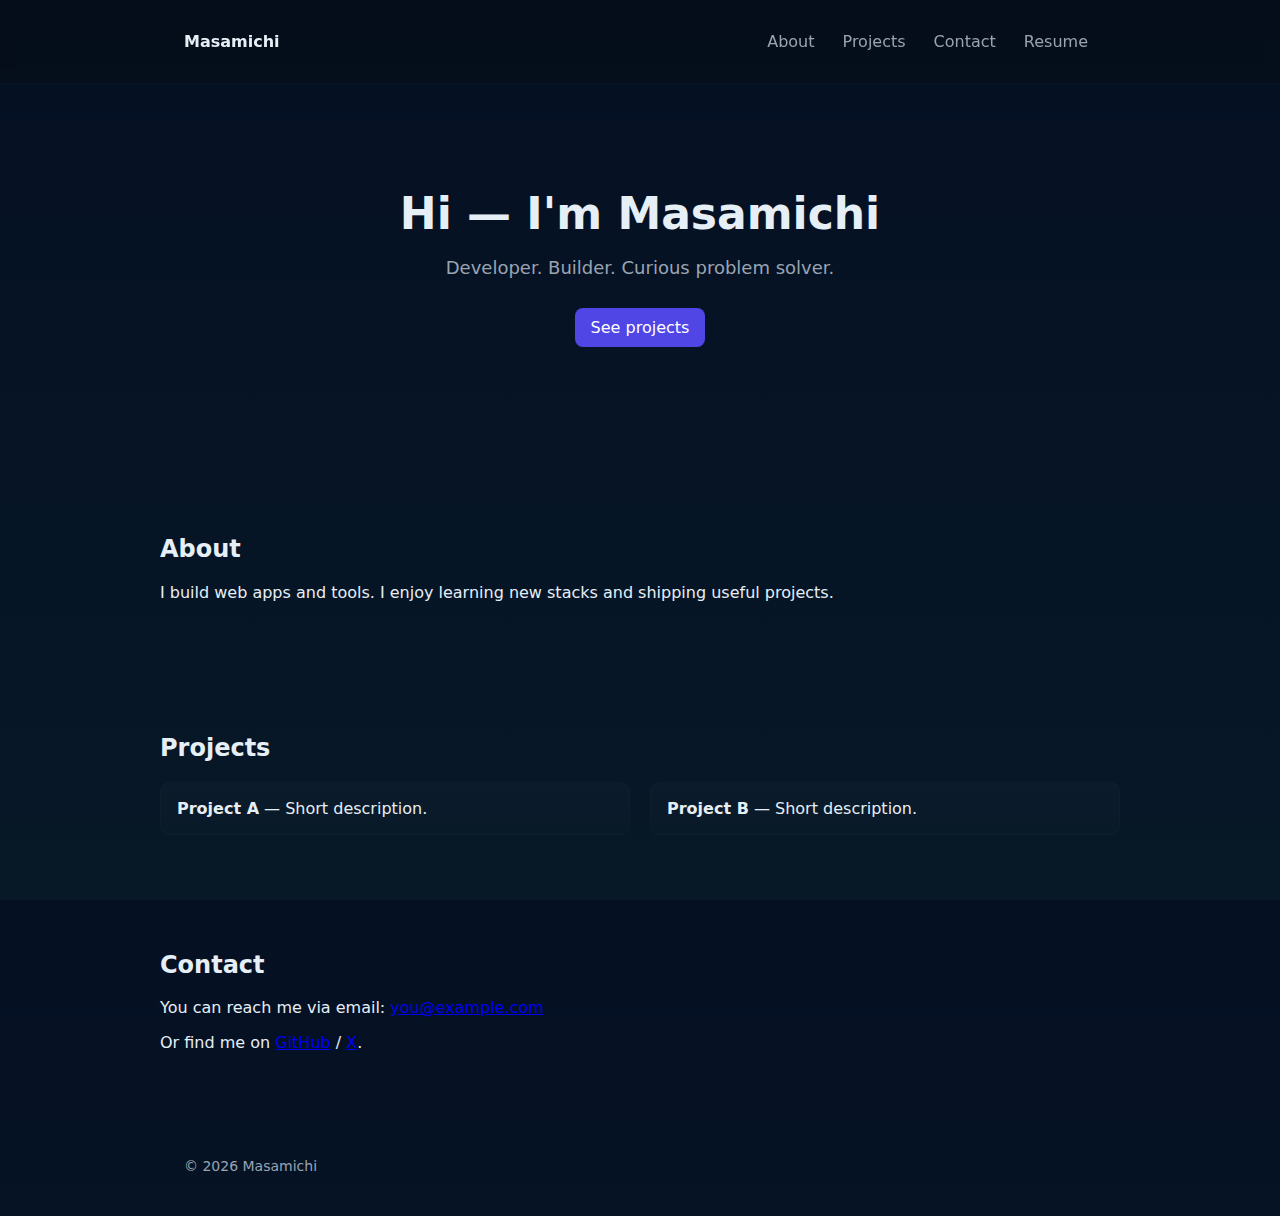
<file: index.html>
<!doctype html>
<html lang="en">
  <head>
    <meta charset="utf-8" />
    <meta name="viewport" content="width=device-width,initial-scale=1" />
    <title>Personal site — Masamichi</title>
    <meta name="description" content="Personal website for Masamichi" />
    <link rel="stylesheet" href="css/styles.css">
  </head>
  <body>
    <header class="site-header">
      <div class="container">
        <a class="brand" href="#">Masamichi</a>
        <button id="nav-toggle" class="nav-toggle" aria-label="Toggle menu">☰</button>
        <nav id="nav" class="nav">
          <a href="#about">About</a>
          <a href="#projects">Projects</a>
          <a href="#contact">Contact</a>
          <a href="resume.html">Resume</a>
        </nav>
      </div>
    </header>

    <main>
      <section class="hero">
        <div class="container">
          <h1>Hi — I'm Masamichi</h1>
          <p class="lead">Developer. Builder. Curious problem solver.</p>
          <p class="cta"><a class="btn" href="#projects">See projects</a></p>
        </div>
      </section>

      <section id="about" class="section container">
        <h2>About</h2>
        <p>I build web apps and tools. I enjoy learning new stacks and shipping useful projects.</p>
      </section>

      <section id="projects" class="section container">
        <h2>Projects</h2>
        <ul class="projects">
          <li>
            <strong>Project A</strong> — Short description.
          </li>
          <li>
            <strong>Project B</strong> — Short description.
          </li>
        </ul>
      </section>

      <section id="contact" class="section container">
        <h2>Contact</h2>
        <p>You can reach me via email: <a href="mailto:you@example.com">you@example.com</a></p>
        <p>Or find me on <a href="#">GitHub</a> / <a href="#">X</a>.</p>
      </section>
    </main>

    <footer class="site-footer">
      <div class="container">© <span id="year"></span> Masamichi</div>
    </footer>

    <script src="js/script.js" defer></script>
  </body>
</html>
</file>
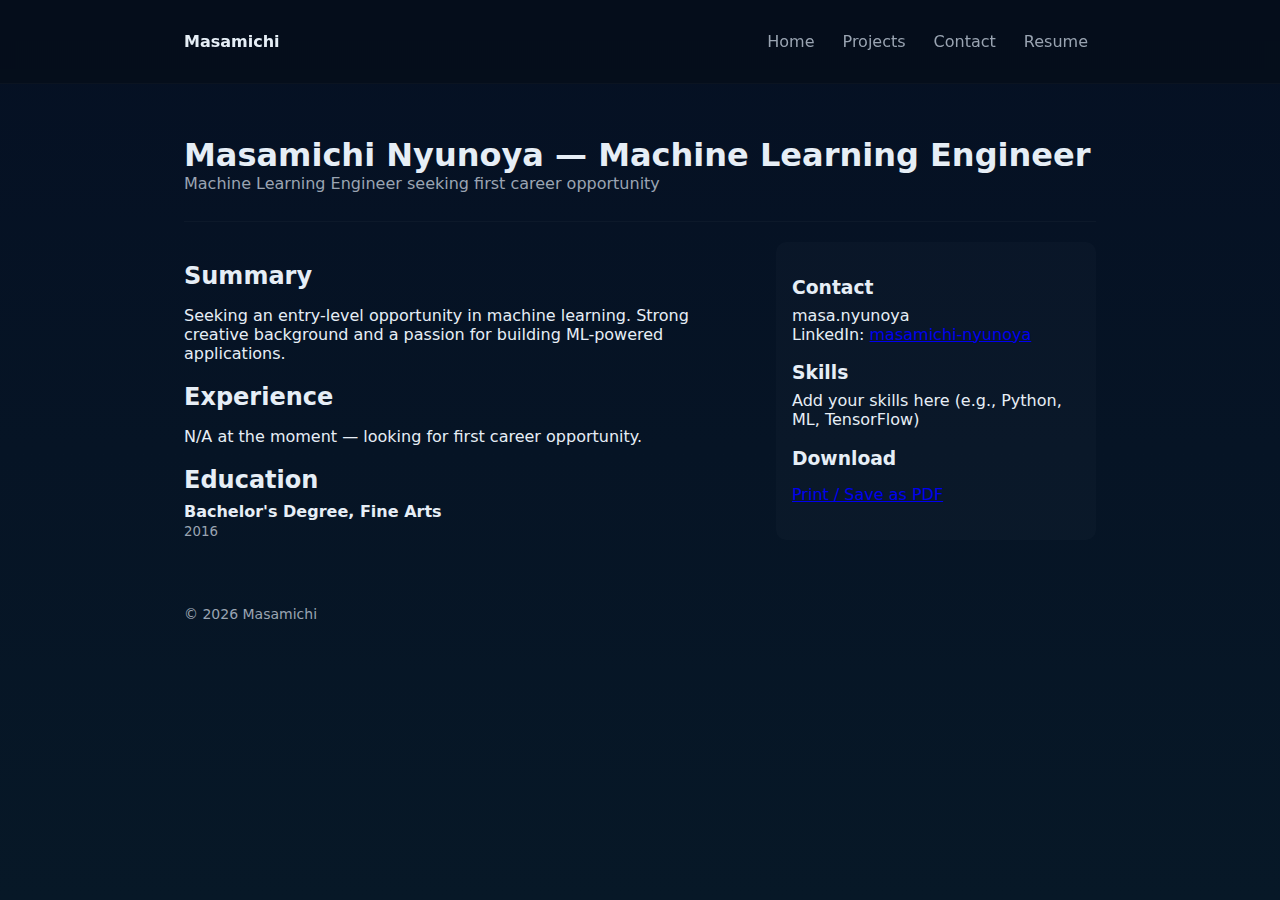
<file: resume.html>
<!doctype html>
<html lang="en">
  <head>
    <meta charset="utf-8" />
    <meta name="viewport" content="width=device-width,initial-scale=1" />
    <title>Resume — Masamichi</title>
    <link rel="stylesheet" href="css/styles.css">
    <style>
      /* small page-scoped tweaks for the resume */
      .resume-header{padding:28px 0;border-bottom:1px solid rgba(255,255,255,0.03)}
      .resume-grid{display:grid;grid-template-columns:1fr 320px;gap:32px}
      .sidebar{background:rgba(255,255,255,0.02);padding:16px;border-radius:10px}
      .section-title{font-weight:700;margin-bottom:8px}
      @media (max-width:880px){.resume-grid{grid-template-columns:1fr}}
      @media print{
        body{background:white;color:black}
        .site-header,.nav-toggle,.site-footer{display:none}
        a[href]:after{content:""}
      }
    </style>
  </head>
  <body>
    <header class="site-header">
      <div class="container">
        <a class="brand" href="index.html">Masamichi</a>
        <button id="nav-toggle" class="nav-toggle" aria-label="Toggle menu">☰</button>
        <nav id="nav" class="nav">
          <a href="index.html">Home</a>
          <a href="#">Projects</a>
          <a href="index.html#contact">Contact</a>
          <a href="resume.html">Resume</a>
        </nav>
      </div>
    </header>

    <main class="container">
      <div class="resume-header">
        <h1 style="margin:0">Masamichi Nyunoya — Machine Learning Engineer</h1>
        <div style="color:var(--muted)">Machine Learning Engineer seeking first career opportunity</div>
      </div>

      <div class="resume-grid" style="margin-top:20px">
        <article>
          <section>
            <h2 class="section-title">Summary</h2>
            <p>Seeking an entry-level opportunity in machine learning. Strong creative background and a passion for building ML-powered applications.</p>
          </section>

          <section>
            <h2 class="section-title">Experience</h2>
            <div style="margin-bottom:12px">
              <p>N/A at the moment — looking for first career opportunity.</p>
            </div>
          </section>

          <section>
            <h2 class="section-title">Education</h2>
            <div>
              <strong>Bachelor's Degree, Fine Arts</strong><br>
              <small class="muted">2016</small>
            </div>
          </section>
        </article>

        <aside class="sidebar">
          <section>
            <h3 class="section-title">Contact</h3>
            <div>masa.nyunoya</div>
            <div>LinkedIn: <a href="https://www.linkedin.com/in/masamichi-nyunoya-136698201/">masamichi-nyunoya</a></div>
          </section>

          <section style="margin-top:16px">
            <h3 class="section-title">Skills</h3>
            <div>Add your skills here (e.g., Python, ML, TensorFlow)</div>
          </section>

          <section style="margin-top:16px">
            <h3 class="section-title">Download</h3>
            <p><a href="#" onclick="window.print();return false">Print / Save as PDF</a></p>
          </section>
        </aside>
      </div>
    </main>

    <footer class="site-footer">
      <div class="container">© <span id="year"></span> Masamichi</div>
    </footer>

    <script src="js/script.js" defer></script>
  </body>
</html>
</file>
<file: css/styles.css>
:root{
  --bg:#0f1724;
  --card:#0b1220;
  --muted:#9aa4b2;
  --accent:#4f46e5;
  --text:#e6eef6;
  --radius:10px;
  --gap:20px;
}
*{box-sizing:border-box}
html,body{height:100%;margin:0;font-family:Inter,system-ui,-apple-system,Segoe UI,Roboto,'Helvetica Neue',Arial;color:var(--text);background:linear-gradient(180deg,#051023 0%, #071827 100%)}
.container{max-width:960px;margin:0 auto;padding:24px}
.site-header{backdrop-filter:blur(6px);position:sticky;top:0;border-bottom:1px solid rgba(255,255,255,0.03);background:rgba(6,10,16,0.4)}
.site-header .container{display:flex;align-items:center;gap:16px}
.brand{font-weight:700;color:var(--text);text-decoration:none}
.nav{margin-left:auto;display:flex;gap:12px}
.nav a{color:var(--muted);text-decoration:none;padding:8px;border-radius:6px}
.nav a:hover{color:var(--text);background:rgba(255,255,255,0.02)}
.nav-toggle{display:none;background:transparent;border:0;color:var(--text);font-size:20px}
.hero{padding:80px 0;text-align:center}
.hero h1{font-size:clamp(28px,5vw,44px);margin:0}
.lead{color:var(--muted);font-size:18px}
.btn{display:inline-block;margin-top:12px;padding:10px 16px;background:var(--accent);color:white;border-radius:8px;text-decoration:none}
.section{padding:48px 0}
.projects{list-style:none;padding:0;margin:0;display:grid;grid-template-columns:repeat(auto-fit,minmax(220px,1fr));gap:var(--gap)}
.projects li{background:linear-gradient(180deg,rgba(255,255,255,0.02),rgba(255,255,255,0.01));padding:16px;border-radius:10px;border:1px solid rgba(255,255,255,0.02)}
.site-footer{padding:18px 0;color:var(--muted);font-size:14px}

@media (max-width:720px){
  .nav{position:absolute;right:16px;top:64px;background:var(--card);flex-direction:column;padding:12px;border-radius:8px;display:none}
  .nav.show{display:flex}
  .nav-toggle{display:block;margin-left:auto}
}

/* Resume-specific helpers */
.muted{color:var(--muted)}
</file>
